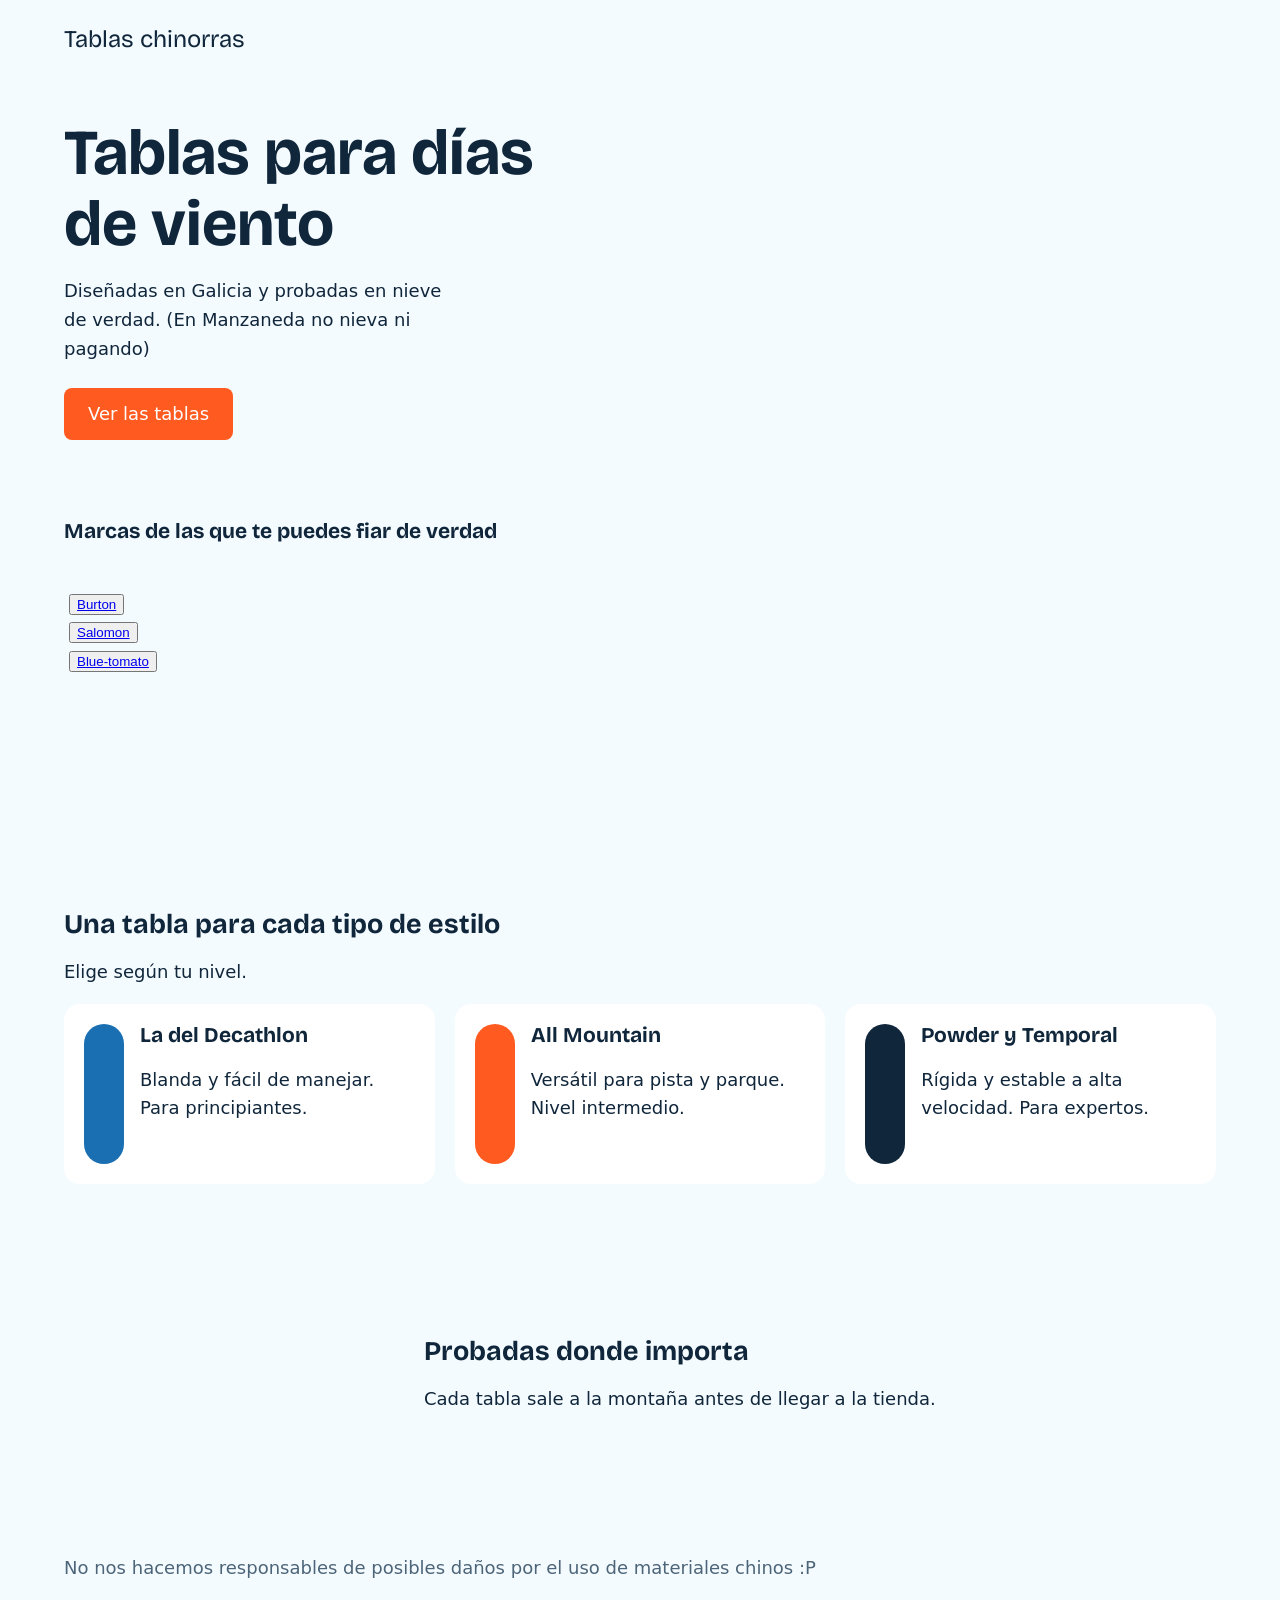
<file: index.html>
<!DOCTYPE html>
<html lang="es">
<head>
<meta charset="utf-8">
<meta name="viewport" content="width=device-width, initial-scale=1">
<title>Tablas chinorras</title>
<link rel="stylesheet" href="https://fonts.googleapis.com/css2?family=Bricolage+Grotesque:wght@800&display=swap">
<link rel="stylesheet" href="estilo.css">
<link rel="stylesheet" href="https://www.blue-tomato.com/es-ES/">


</head>

<body>
<!-- PORTADA -->
<header class="portada">
  <span class="logo">Tablas chinorras</span>
  <h1>Tablas para días de viento</h1>
  <p>Diseñadas en Galicia y probadas en nieve de verdad. (En Manzaneda no nieva ni pagando)</p>
  <a class="boton" href="#tablas">Ver las tablas</a>

<h3 id = "Marcas">Marcas de las que te puedes fiar de verdad</h3>
<ul id="links">
  <li><button type="button" class="btn btn-outline-secondary"><a href="https://www.burton.com/en-us">Burton</a></button></li>
  <li><button type="button" class="btn btn-outline-secondary"><a href = "https://www.salomon.com/es-es">Salomon</a></button></li>
  <li><button type="button" class="btn btn-outline-secondary"><a href = "https://www.blue-tomato.com/es-ES/">Blue-tomato</a></button></li>
  


</ul>


</header>

<!-- TABLAS: para añadir otra, copia un bloque <div class="tarjeta"> -->
<section id="tablas">
  <h2>Una tabla para cada tipo de estilo</h2>
  <p>Elige según tu nivel.</p>

  <div class="tarjetas">
    <div class="tarjeta">
      <div class="tabla azul"></div>
      <div>
        <h3>La del Decathlon</h3>
        <p>Blanda y fácil de manejar. Para principiantes.</p>
      </div>
    </div>

    <div class="tarjeta">
      <div class="tabla naranja"></div>
      <div>
        <h3>All Mountain</h3>
        <p>Versátil para pista y parque. Nivel intermedio.</p>
      </div>
    </div>

    <div class="tarjeta">
      <div class="tabla oscuro"></div>
      <div>
        <h3>Powder y Temporal</h3>
        <p>Rígida y estable a alta velocidad. Para expertos.</p>
      </div>
    </div>
  </div>
</section>

<!-- VIDEO + TEXTO -->
<section class="video-seccion">
  <video src="WhatsApp Video 2026-10-06 at 16.57.18.mp4" autoplay muted loop playsinline ></video>
  <div>
    <h2>Probadas donde importa</h2>
    <p>Cada tabla sale a la montaña antes de llegar a la tienda.</p>
  </div>
</section>

<footer>No nos hacemos responsables de posibles daños por el uso de materiales chinos :P</footer>


</body>
</html>
</file>
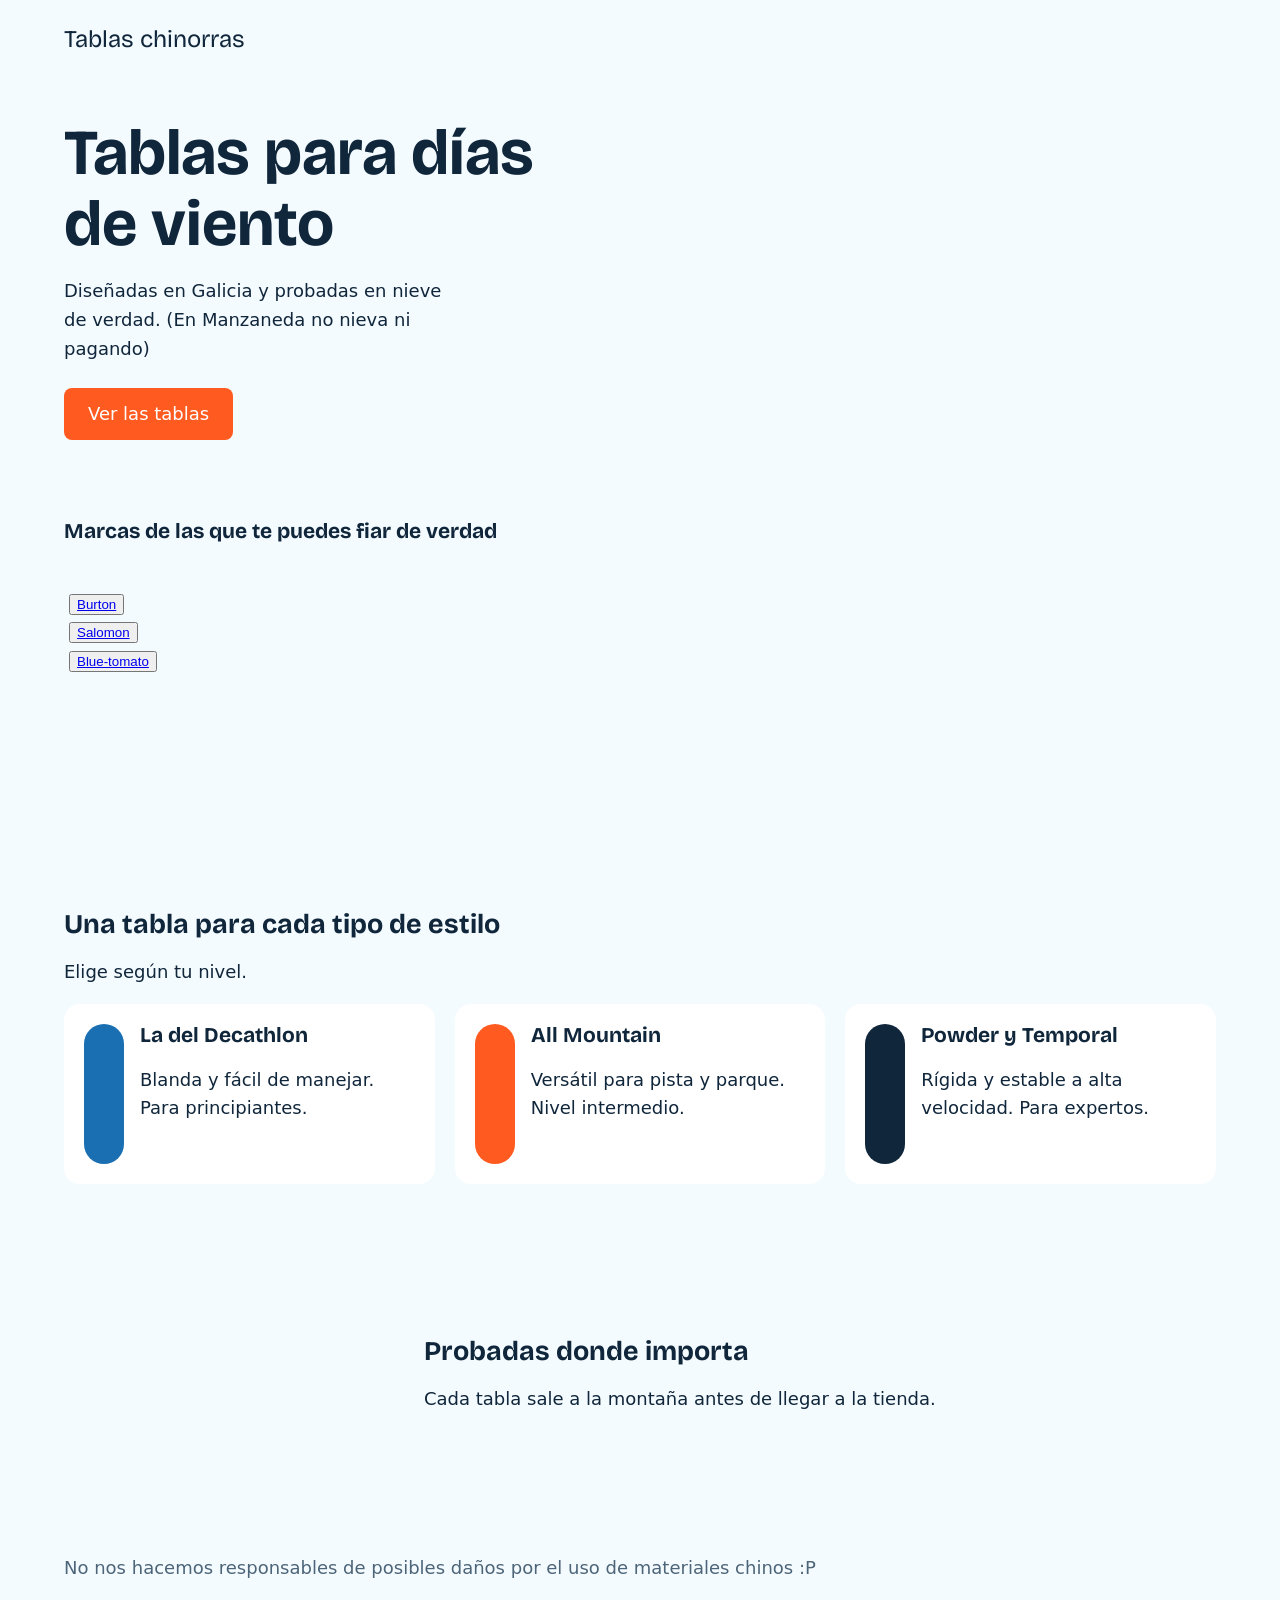
<file: Index.html>
<!DOCTYPE html>
<html lang="es">
<head>
<meta charset="utf-8">
<meta name="viewport" content="width=device-width, initial-scale=1">
<title>Tablas chinorras</title>
<link rel="stylesheet" href="https://fonts.googleapis.com/css2?family=Bricolage+Grotesque:wght@800&display=swap">
<link rel="stylesheet" href="estilo.css">
<link rel="stylesheet" href="https://www.blue-tomato.com/es-ES/">


</head>

<body>

<!-- PORTADA -->
<header class="portada">
  <span class="logo">Tablas chinorras</span>
  <h1>Tablas para días de viento</h1>
  <p>Diseñadas en Galicia y probadas en nieve de verdad. (En Manzaneda no nieva ni pagando)</p>
  <a class="boton" href="#tablas">Ver las tablas</a>

<h3 id = "Marcas">Marcas de las que te puedes fiar de verdad</h3>
<ul id="links">
  <li><button type="button" class="btn btn-outline-secondary"><a href="https://www.burton.com/en-us">Burton</a></button></li>
  <li><button type="button" class="btn btn-outline-secondary"><a href = "https://www.salomon.com/es-es">Salomon</a></button></li>
  <li><button type="button" class="btn btn-outline-secondary"><a href = "https://www.blue-tomato.com/es-ES/">Blue-tomato</a></button></li>
  


</ul>


</header>

<!-- TABLAS: para añadir otra, copia un bloque <div class="tarjeta"> -->
<section id="tablas">
  <h2>Una tabla para cada tipo de estilo</h2>
  <p>Elige según tu nivel.</p>

  <div class="tarjetas">
    <div class="tarjeta">
      <div class="tabla azul"></div>
      <div>
        <h3>La del Decathlon</h3>
        <p>Blanda y fácil de manejar. Para principiantes.</p>
      </div>
    </div>

    <div class="tarjeta">
      <div class="tabla naranja"></div>
      <div>
        <h3>All Mountain</h3>
        <p>Versátil para pista y parque. Nivel intermedio.</p>
      </div>
    </div>

    <div class="tarjeta">
      <div class="tabla oscuro"></div>
      <div>
        <h3>Powder y Temporal</h3>
        <p>Rígida y estable a alta velocidad. Para expertos.</p>
      </div>
    </div>
  </div>
</section>

<!-- VIDEO + TEXTO -->
<section class="video-seccion">
  <video src="WhatsApp Video 2026-10-06 at 16.57.18.mp4" autoplay muted loop playsinline ></video>
  <div>
    <h2>Probadas donde importa</h2>
    <p>Cada tabla sale a la montaña antes de llegar a la tienda.</p>
  </div>
</section>

<footer>No nos hacemos responsables de posibles daños por el uso de materiales chinos :P</footer>


</body>
</html>
</file>
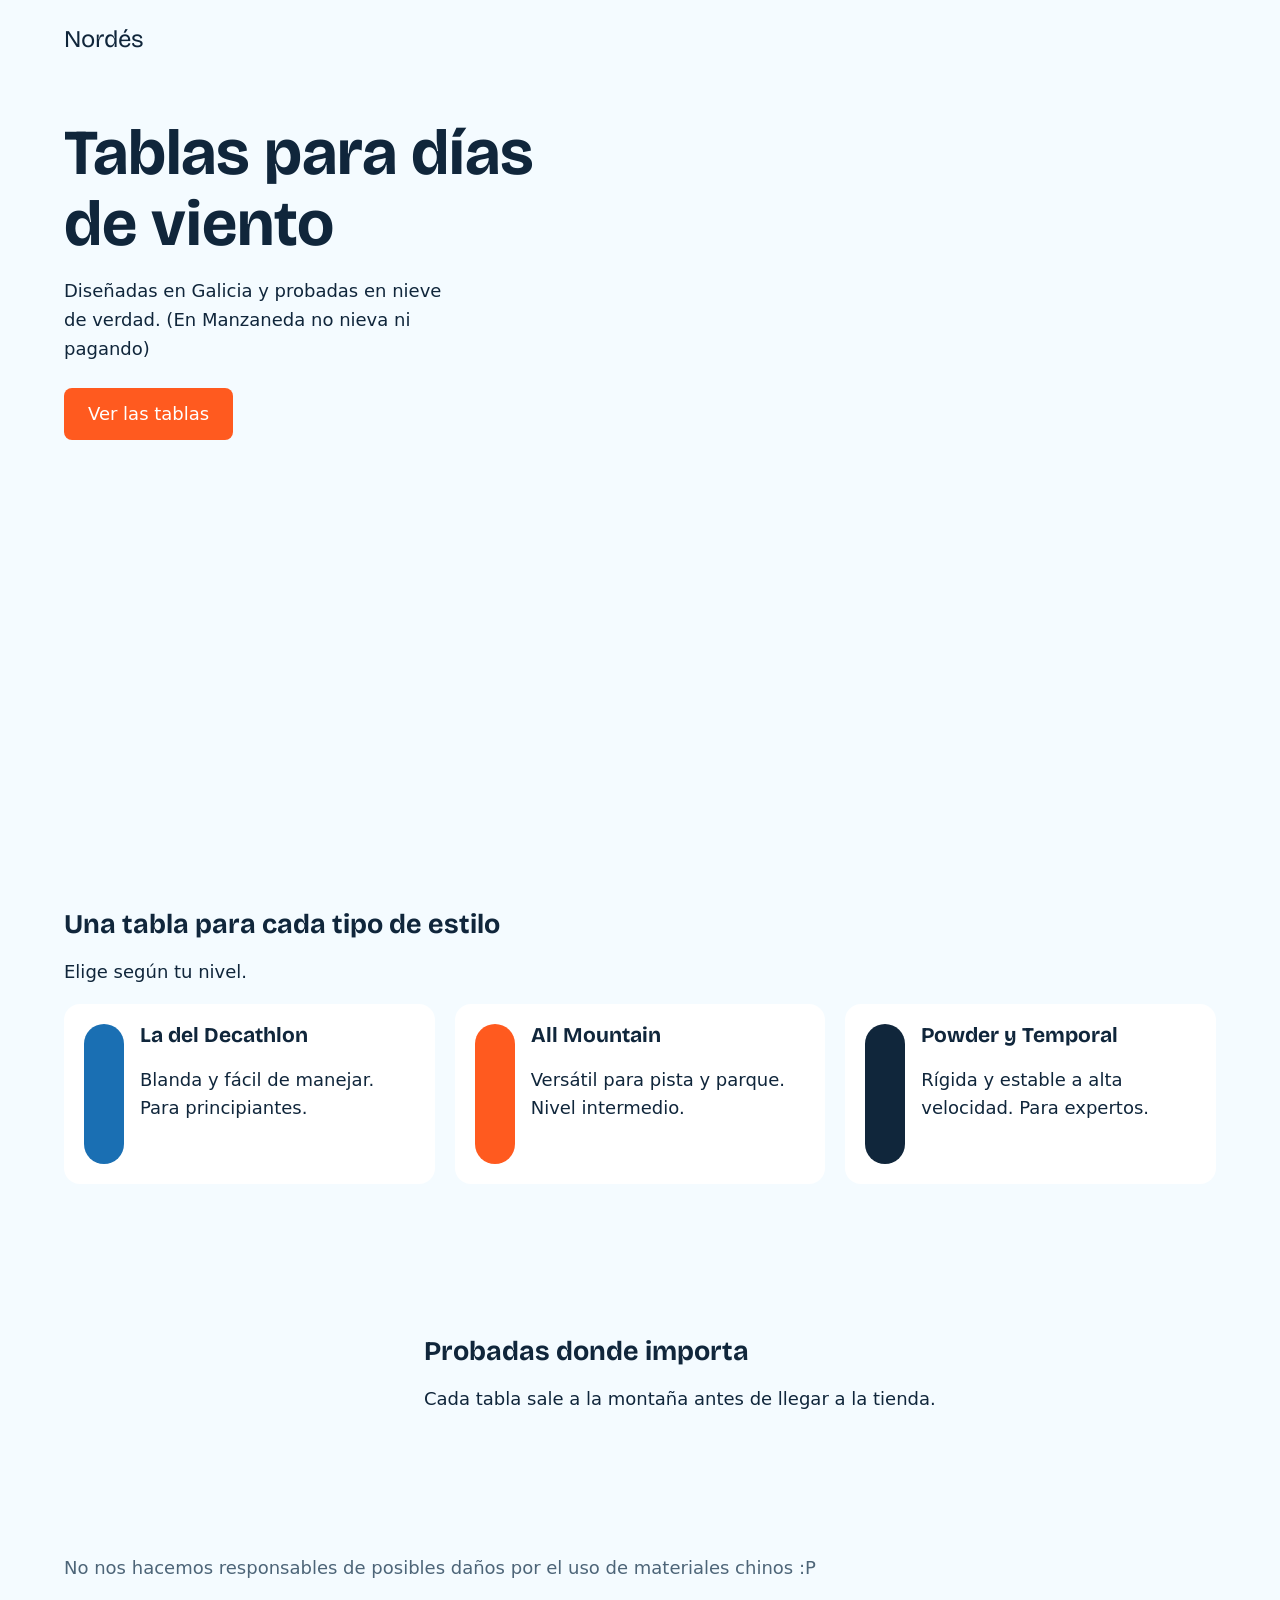
<file: Tablas-Snow.html>
<!DOCTYPE html>
<html lang="es">
<head>
<meta charset="utf-8">
<meta name="viewport" content="width=device-width, initial-scale=1">
<title>Nordés Snowboards</title>
<link rel="stylesheet" href="https://fonts.googleapis.com/css2?family=Bricolage+Grotesque:wght@800&display=swap">
<link rel="stylesheet" href="estilo.css">


</head>

<body>

<!-- PORTADA -->
<header class="portada">
  <span class="logo">Nordés</span>
  <h1>Tablas para días de viento</h1>
  <p>Diseñadas en Galicia y probadas en nieve de verdad. (En Manzaneda no nieva ni pagando)</p>
  <a class="boton" href="#tablas">Ver las tablas</a>
</header>

<!-- TABLAS: para añadir otra, copia un bloque <div class="tarjeta"> -->
<section id="tablas">
  <h2>Una tabla para cada tipo de estilo</h2>
  <p>Elige según tu nivel.</p>

  <div class="tarjetas">
    <div class="tarjeta">
      <div class="tabla azul"></div>
      <div>
        <h3>La del Decathlon</h3>
        <p>Blanda y fácil de manejar. Para principiantes.</p>
      </div>
    </div>

    <div class="tarjeta">
      <div class="tabla naranja"></div>
      <div>
        <h3>All Mountain</h3>
        <p>Versátil para pista y parque. Nivel intermedio.</p>
      </div>
    </div>

    <div class="tarjeta">
      <div class="tabla oscuro"></div>
      <div>
        <h3>Powder y Temporal</h3>
        <p>Rígida y estable a alta velocidad. Para expertos.</p>
      </div>
    </div>
  </div>
</section>

<!-- VIDEO + TEXTO -->
<section class="video-seccion">
  <video src="WhatsApp Video 2026-10-06 at 16.57.18.mp4" autoplay muted loop playsinline ></video>
  <div>
    <h2>Probadas donde importa</h2>
    <p>Cada tabla sale a la montaña antes de llegar a la tienda.</p>
  </div>
</section>

<footer>No nos hacemos responsables de posibles daños por el uso de materiales chinos :P</footer>


</body>
</html>
</file>
<file: estilo.css>
body {
  margin: 0;
  font-family: system-ui, sans-serif;
  font-size: 18px;
  line-height: 1.6;
  color: #10263b;
  background: #f4fbff;
}

h1, h2, h3 {
  font-family: "Bricolage Grotesque", sans-serif;
  line-height: 1.1;
  margin: 0 0 10px;
}
#links{
  list-style:none;
  padding: 5px;
  margin-top:40px ;
}

#Marcas{
padding-top: 80px;
}

section { padding: 60px 5%; }

.boton {
  display: inline-block;
  background: #ff5a1f;
  color: white;
  text-decoration: none;
  padding: 12px 24px;
  border-radius: 8px;
}

.portada {
  min-height: 90vh;
  padding: 20px 5%;
}

.logo { font-family: "Bricolage Grotesque", sans-serif; font-size: 24px; }

.portada h1 { font-size: 64px; max-width: 500px; margin-top: 60px; }
.portada p { max-width: 400px; margin-bottom: 24px; }

/* ---------- TABLAS ---------- */
.tarjetas {
  display: flex;
  flex-wrap: wrap;   
  gap: 20px;
}

.tarjeta {
  flex: 1 1 250px;
  display: flex;
  gap: 16px;
  background: white;
  padding: 20px;
  border-radius: 16px;
}

.tabla { width: 40px; height: 140px; border-radius: 20px; flex-shrink: 0; }
.azul    { background: #1a6fb3; }
.naranja { background: #ff5a1f; }
.oscuro  { background: #10263b; }

/* ---------- VIDEO + TEXTO ---------- */
.video-seccion {
  display: flex;
  flex-wrap: wrap;
  gap: 40px;
  align-items: center;
}

.video-seccion video { width: 320px; max-width: 100%; border-radius: 13px; }
.video-seccion div { flex: 1 1 280px; }

/* ---------- PIE ---------- */
footer { padding: 30px 5%; color: #4d6578; }
</file>
